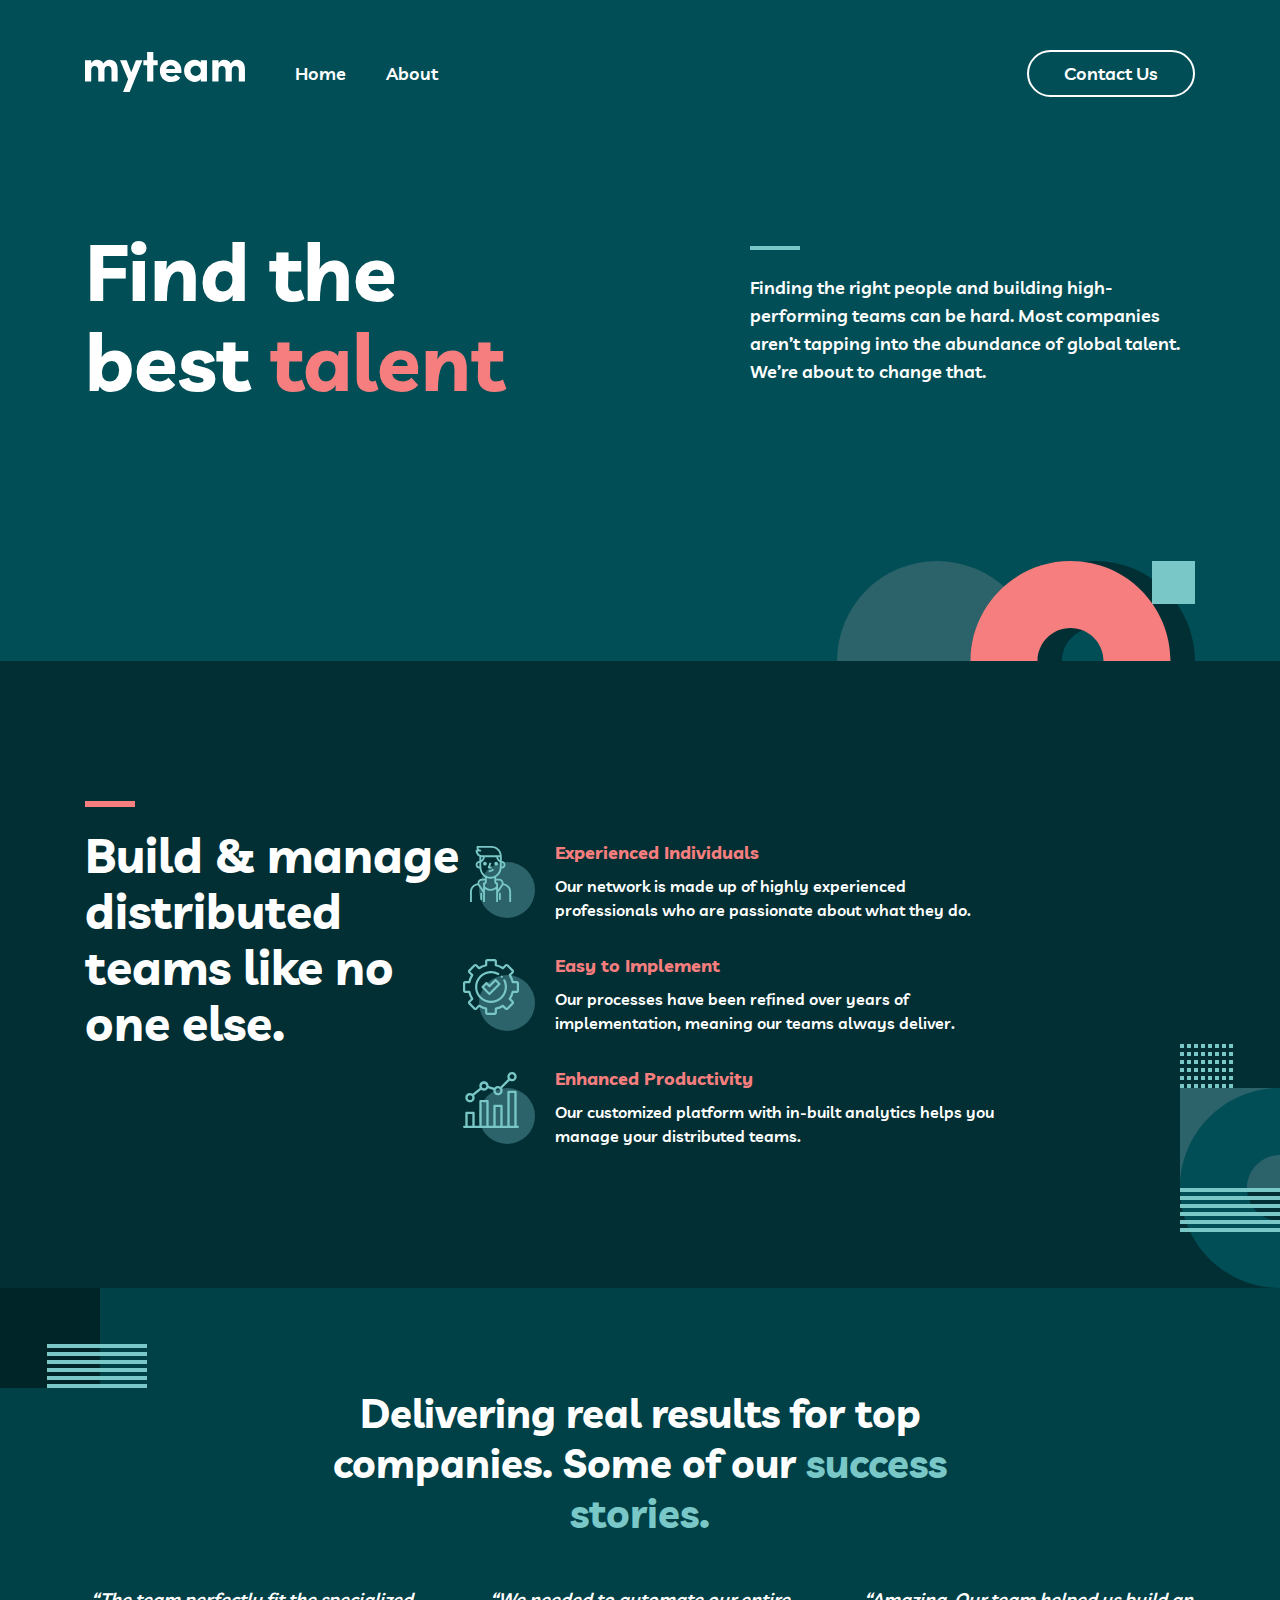
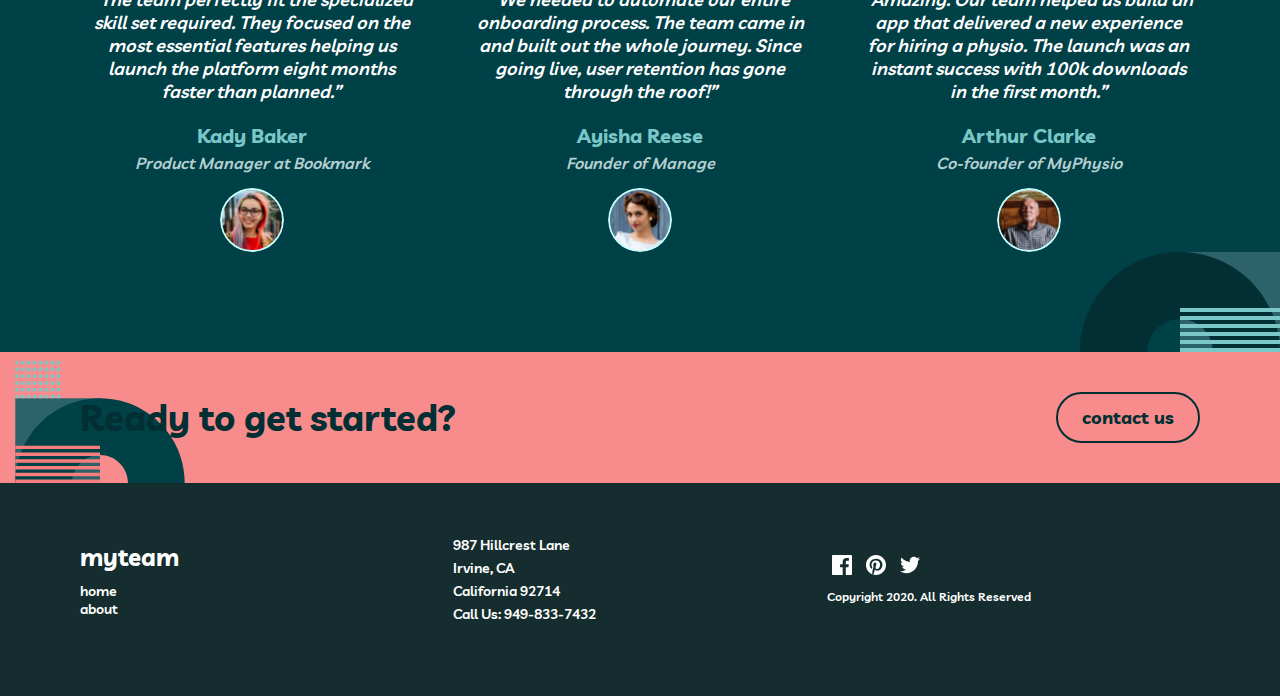
<file: index.html>
<!DOCTYPE html>
    <meta charset="UTF-8">
    <meta name="viewport" content="width=device-width, initial-scale=1.0">
    <title>My Team</title>
    <link rel="stylesheet" href="css/main.css">
</head>
<body>

    <!-- HEADER -->
    <header class="site-header">
        <div class="container header">
            <div class="header-logo-wrapper">
                <a href="#" class="header-logo-link">
                    <img src="images/logo.svg" alt="Site Logo" width="160" height="40">
                </a>
                <ul class="header-list">
                    <li class="header-item"><a href="#" class="header-link">Home</a></li>
                    <li class="header-item"><a href="#" class="header-link">About</a></li>
                </ul>
            </div>
            <a href="./contact.html" class="header-contact-link">Contact Us</a>
        </div>
    </header>

    <!-- HERO SECTION -->
    <main class="site-main">
        <section class="hero-section">
            <div class="container hero">
                <div class="hero-title-wrapper">
                    <h1 class="hero-title">Find the best <span class="hero-title-color">talent</span></h1>
                </div>
                <div class="hero-text-wrapper">
                    <span class="hero-line"></span>
                    <p class="hero-text">
                        Finding the right people and building high-performing teams can be hard. 
                        Most companies aren’t tapping into the abundance of global talent. 
                        We’re about to change that.
                    </p>
                </div>
            </div>
        </section>
        <!-- BUILD SECTION -->
        <section class="build-section">
            <div class="container build">
                <div class="build-title-wrapper">
                    <span class="build-line"></span>
                    <h2 class="build-title">Build & manage distributed teams like no one else.</h2>
                </div>
                <ul class="build-list">
                    <li class="build-item">
                        <img src="images/build.svg" alt="Icon" class="build-item-img">
                        <div class="build-item-content">
                            <h3>Experienced Individuals</h3>
                            <p>Our network is made up of highly experienced professionals who are passionate about what they do.</p>
                        </div>
                    </li>
                    <li class="build-item">
                        <img src="images/build2.svg" alt="Icon" class="build-item-img">
                        <div class="build-item-content">
                            <h3>Easy to Implement</h3>
                            <p>Our processes have been refined over years of implementation, meaning our teams always deliver.</p>
                        </div>
                    </li>
                    <li class="build-item">
                        <img src="images/build3.svg" alt="Icon" class="build-item-img">
                        <div class="build-item-content">
                            <h3>Enhanced Productivity</h3>
                            <p>Our customized platform with in-built analytics helps you manage your distributed teams.</p>
                        </div>
                    </li>
                </ul>
            </div>
        </section>
    <!-- Hero section -->
<section class="testimonials-section">
    <div class="container testimonials">
        <h2 class="testimonials-title">
            Delivering real results for top companies. Some of our <span class="success-text">success stories.</span>
        </h2>
        <div class="testimonials-list">
            <div class="testimonial-item">
                <blockquote>
                    “The team perfectly fit the specialized skill set required. They focused on the most essential features helping us launch the platform eight months faster than planned.”
                </blockquote>
                <h3 class="testimonial-name">Kady Baker</h3>
                <p class="testimonial-position">Product Manager at Bookmark</p>
                <img src="./images/Oval@2x.svg" alt="Kady Baker" class="testimonial-img">
            </div>

            <div class="testimonial-item">
                <blockquote>
                    “We needed to automate our entire onboarding process. The team came in and built out the whole journey. Since going live, user retention has gone through the roof!”
                </blockquote>
                <h3 class="testimonial-name">Ayisha Reese</h3>
                <p class="testimonial-position">Founder of Manage</p>
                <img src="./images/hero-img2.svg" alt="Ayisha Reese" class="testimonial-img">
            </div>

            <div class="testimonial-item">
                <blockquote>
                    “Amazing. Our team helped us build an app that delivered a new experience for hiring a physio. The launch was an instant success with 100k downloads in the first month.”
                </blockquote>
                <h3 class="testimonial-name">Arthur Clarke</h3>
                <p class="testimonial-position">Co-founder of MyPhysio</p>
                <img src="./images/hero-img3.svg" alt="Arthur Clarke" class="testimonial-img">
            </div>
        </div>
    </div>
</section>
    </main>
    <section class="cta-section">
        <h2>Ready to get started?</h2>
        <a href="./contact.html" class="btn">contact us</a>
    </section>

    <footer class="site-footer">
        <div class="footer-container">
            <div class="footer-left">
                <h3 class="logo">myteam</h3>
                <nav class="footer-nav">
                    <a href="#">home</a>
                    <a href="#">about</a>
                </nav>
            </div>
            <div class="footer-center">
                <p>987 Hillcrest Lane</p>
                <p>Irvine, CA</p>
                <p>California 92714</p>
                <p>Call Us: 949-833-7432</p>
            </div>
            <div class="footer-right">
                <div class="social-icons">
                    <a href="#"><img src="./images/facebook_logo.svg" alt="Facebook"></a>
                    <a href="#"><img src="./images/pinterest_logo.svg" alt="Pinterest"></a>
                    <a href="#"><img src="./images/twitter_logo.svg" alt="Twitter"></a>
                </div>
                <p class="copyright">Copyright 2020. All Rights Reserved</p>
            </div>
        </div>
    </footer>
</body>
</html>
</file>
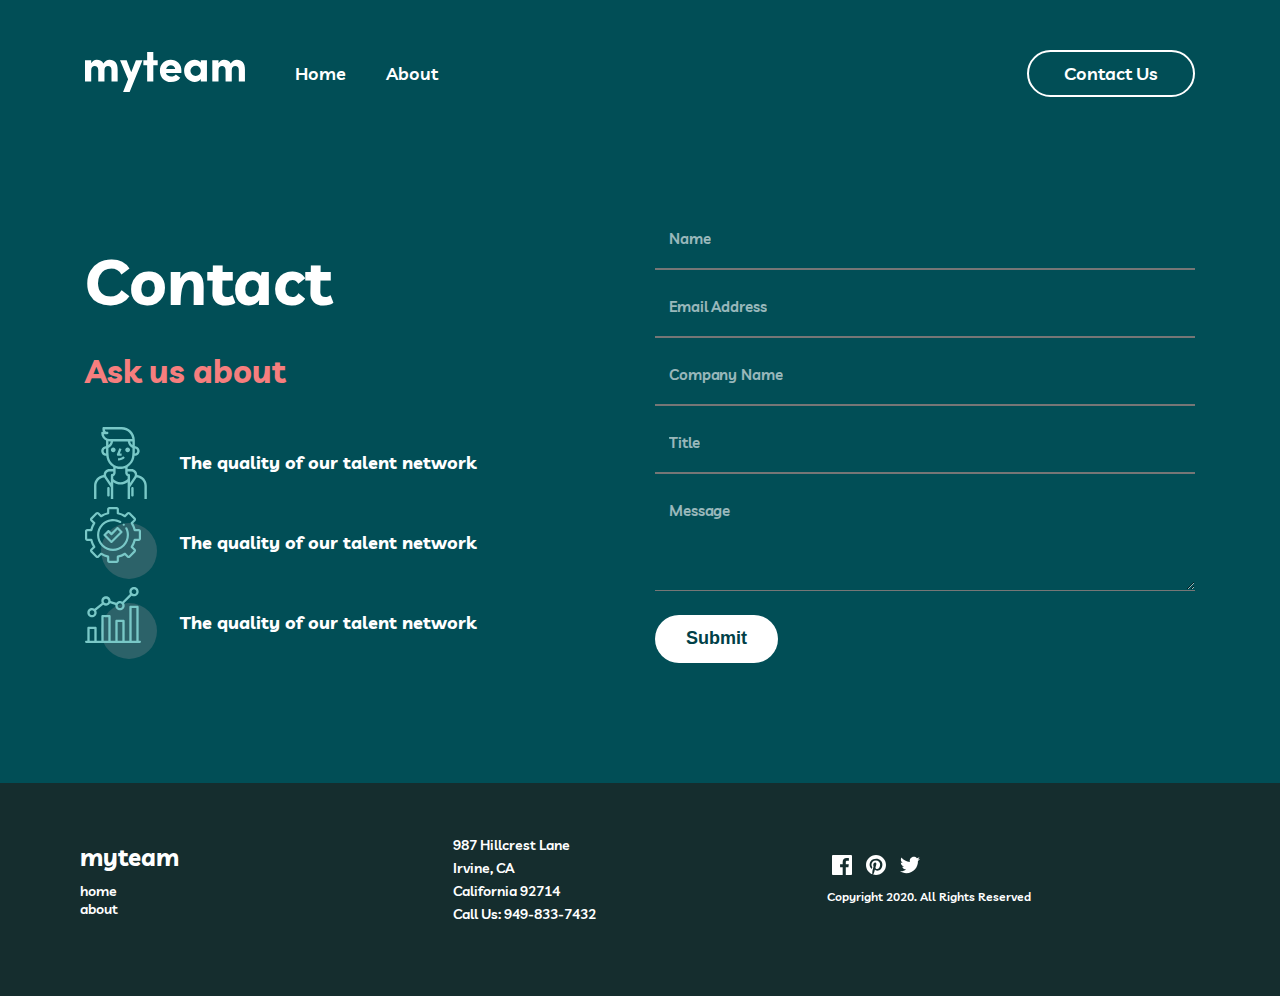
<file: contact.html>
<!DOCTYPE html>
<html lang="en">
<head>
    <meta charset="UTF-8">
    <meta name="viewport" content="width=device-width, initial-scale=1.0">
    <title>Contact</title>
    <link rel="stylesheet" href="./css/main.css">
</head>
<body>
     <!-- HEADER -->
     <header class="site-header">
        <div class="container header">
            <div class="header-logo-wrapper">
                <a href="#" class="header-logo-link">
                    <img src="images/logo.svg" alt="Site Logo" width="160" height="40">
                </a>
                <ul class="header-list">
                    <li class="header-item"><a href="#" class="header-link">Home</a></li>
                    <li class="header-item"><a href="#" class="header-link">About</a></li>
                </ul>
            </div>
            <a href="#" class="header-contact-link">Contact Us</a>
        </div>
    </header>
    <section class="contact-hero-section">
        <div class="container contact-hero">
            <div class="contact-hero-content-wrapper">
                <h2>Contact</h2>
                <p>Ask us about</p>
                <ul class="contact-list">
                    <li class="contact-item">
                        <img src="./images/build_img.svg" alt="Contact Img" width="72" height="72">
                        <p>The quality of our talent network</p>
                    </li>
                    <li class="contact-item">
                        <img src="./images/build_img2.svg" alt="Contact Img" width="72" height="72">
                        <p>The quality of our talent network</p>
                    </li>
                    <li class="contact-item">
                        <img src="./images/build_img3.svg" alt="Contact Img" width="72" height="72">
                        <p>The quality of our talent network</p>
                    </li>
                </ul>
            </div>
            <form class="contact-form" action="https://echo.htmlacademy.ru" method="post" autocomplete="off">
                <input class="contact-input" required name="name" type="text" placeholder="Name" aria-label="Enter your name">
                <input class="contact-input" required name="email" type="email" placeholder="Email Address" aria-label="Email Address">
                <input class="contact-input" required name="company_name" type="text" placeholder="Company Name" aria-label="Enter your Company Name">
                <input class="contact-input" required name="title" type="text" placeholder="Title" aria-label="Enter your title">
                <textarea rows="3" class="contact-input" placeholder="Message" name="message" required></textarea>
                <button type="submit" class="form-btn">Submit</button>
            </form>
        </div>
    </section>
    <footer class="site-footer">
        <div class="footer-container">
            <div class="footer-left">
                <h3 class="logo">myteam</h3>
                <nav class="footer-nav">
                    <a href="#">home</a>
                    <a href="#">about</a>
                </nav>
            </div>
            <div class="footer-center">
                <p>987 Hillcrest Lane</p>
                <p>Irvine, CA</p>
                <p>California 92714</p>
                <p>Call Us: 949-833-7432</p>
            </div>
            <div class="footer-right">
                <div class="social-icons">
                    <a href="#"><img src="./images/facebook_logo.svg" alt="Facebook"></a>
                    <a href="#"><img src="./images/pinterest_logo.svg" alt="Pinterest"></a>
                    <a href="#"><img src="./images/twitter_logo.svg" alt="Twitter"></a>
                </div>
                <p class="copyright">Copyright 2020. All Rights Reserved</p>
            </div>
        </div>
    </footer>
</body>
</html>
    
</body>
</html>
</file>
<file: css/main.css>
@font-face {
    font-family: 'Livvic';
    src: url('../fonts/Livvic-SemiBold.woff2') format('woff2');
    font-weight: 600;
    font-style: normal;
    font-display: swap;
}

@font-face {
    font-family: 'Livvic';
    src: url('../fonts/Livvic-Bold.woff2') format('woff2');
    font-weight: bold;
    font-style: normal;
    font-display: swap;
}

/* === GLOBAL STYLES === */
* {
    margin: 0;
    padding: 0;
    box-sizing: border-box;
}

body {
    background-color: #014E56;
    font-family: 'Livvic', sans-serif;
    color: white;
}

/* === CONTAINER === */
.container {
    max-width: 1110px;
    width: 90%;
    margin: 0 auto;
}

/* === HEADER === */
.site-header {
    padding: 50px 0 129px;
}

.header {
    display: flex;
    align-items: center;
    justify-content: space-between;
}

.header-logo-wrapper {
    display: flex;
    align-items: center;
    gap: 50px;
}

.header-list {
    display: flex;
    gap: 40px;
    list-style: none;
}

.header-link {
    text-decoration: none;
    font-size: 18px;
    font-weight: 600;
    color: white;
}

.header-contact-link {
    padding: 10px 35px;
    text-decoration: none;
    color: white;
    font-weight: 600;
    font-size: 18px;
    border: 2px solid white;
    border-radius: 24px;
}

/* === HERO SECTION === */
.hero-section {
    background-image: url(../images/bg1.svg);
    background-repeat: no-repeat;
    background-size: 300px 200px;
    background-position: calc(50% - 715px) top;
}

.hero {
    display: flex;
    align-items: center;
    justify-content: space-between;
    padding-bottom: 255px ;

    background-image: url(../images/hero-bg2.svg);
    background-repeat: no-repeat;
    background-size: 358px 100px;
    background-position: right bottom ;
}

.hero-title-wrapper {
    width: 444px;
}

.hero-title {
    font-weight: 700;
    font-size: 80px;
    line-height: 90px;
}

.hero-title-color {
    color: #F67E7E;
}

.hero-text-wrapper {
    width: 445px;
}

.hero-line {
    width: 50px;
    height: 4px;
    background-color: #79C8C7;
    display: inline-block;
    margin-bottom: 20px;
}

.hero-text {
    letter-spacing: 0px;
    font-size: 18px;
    font-weight: 600;
    line-height: 28px;
    color: white;
}

/* === BUILD SECTION === */
.build-section {
    padding: 140px 0;
    background-color: #012F34;

    background-image: url(../images/build-bg3.svg);
    background-repeat: no-repeat;
    block-size: 100px 244px;
    background-position: right bottom;
}

.build {
    display: flex;
    align-items: start;
    justify-content: space-between;
}

.build-title-wrapper {
    width: 445px;
}

.build-line {
    width: 50px;
    height: 6px;
    background-color: #F67E7E;
    display: block;
    margin-bottom: 20px;
}

.build-title {
    font-weight: 700;
    font-size: 48px;
    line-height: 56px;
}

.build-list {
    display: flex;
    flex-direction: column;
    gap: 32px;
    margin-top: 40px;
}

.build-item {
    display: flex;
    align-items: center;
    gap: 20px;
}

.build-item-img {
    width: 72px;
    height: 72px;
}

.build-item-content {
    width: 60%;
}

.build-item-content h3 {
    font-weight: 700;
    font-size: 18px;
    color: #F67E7E;
    margin-bottom: 10px;
}

.build-item-content p {
    font-size: 16px;
    font-weight: 600;
    line-height: 24px;
}
/* === TESTIMONIALS SECTION === */
.testimonials-section {
    background-color: #004047;
    padding: 100px 0;
    text-align: center;

    background-image: url(../images/success-bg1.svg),url(../images/success-bg2.svg);
    background-repeat: no-repeat;
    background-size: 147px 100px, 200px 100px;
    background-position: left top, right bottom;
}

.testimonials-title {
    font-size: 40px;
    font-weight: 700;
    color: white;
    max-width: 700px;
    margin: 0 auto 50px;
}

.success-text {
    color: #79C8C7;
}

.testimonials-list {
    display: flex;
    justify-content: space-between;
    gap: 40px;
    margin-top: 40px;
}

.testimonial-item {
    width: 30%;
    text-align: center;
}

.testimonial-item blockquote {
    font-size: 18px;
    font-style: italic;
    color: white;
    margin-bottom: 20px;
}

.testimonial-name {
    font-size: 20px;
    font-weight: 700;
    color: #79C8C7;
    margin-bottom: 5px;
}

.testimonial-position {
    font-size: 16px;
    font-style: italic;
    color: #B4D0D0;
    margin-bottom: 15px;
}

.testimonial-img {
    width: 64px;
    height: 64px;
    border-radius: 50%;
    display: block;
    margin: 0 auto;
}
/* CTA section */
.cta-section {
    background-color: #F88C8C;
    display: flex;
    justify-content: space-between;
    align-items: center;
    padding: 40px 80px;

    background-image: url(../images/last-img.svg);
    background-repeat: no-repeat;
    background-size: 200px 122px;
    background-position: left bottom;

}

.cta-section h2 {
    color: #152D2E;
    font-weight: 700;
    font-size: 55px;
    margin-bottom: 20px;
}

.btn {
    display: inline-block;
    padding: 10px 20px;
    border: 2px solid #152D2E;
    color: #152D2E;
    text-decoration: none;
    font-size: 16px;
    border-radius: 20px;
}

/* Footer section */
.site-footer {
    background-color: #152D2E;
    color: white;
    padding: 48px 80px;
}

.footer-container {
    display: flex;
    flex-wrap: wrap;
    justify-content: space-between;
    margin: auto;
    align-items: center;
}

.footer-left, .footer-center, .footer-right {
    flex: 1;
    min-width: 200px;
    margin-bottom: 20px;
}

.logo {
    font-size: 24px;
    font-weight: bold;
    margin-bottom: 10px;
}

.footer-nav a {
    display: block;
    color: white;
    text-decoration: none;
    margin-top: 5px 0;
    font-size: 14px;
}

.footer-center p {
    margin: 5px 0;
    font-size: 14px;
}

.social-icons a {
    display: inline-block;
    margin: 0 5px;
}

.social-icons img {
    width: 20px;
    height: 20px;
}

.copyright {
    margin-top: 10px;
    font-size: 12px;
}
.cta-section h2 {
    font-size: 36px;
    font-weight: bold;
    color: #012F34;
    margin: 0;
    transition: color 0.3s ease; 
}

.cta-section h2:hover {
    color: #f56a79; 
}

.btn {
    display: inline-block;
    padding: 12px 24px;
    border: 2px solid #012F34;
    color: #012F34;
    text-decoration: none;
    font-size: 18px;
    font-weight: bold;
    border-radius: 30px;
    transition: all 0.3s ease;
}

.btn:hover {
    background-color: #012F34;
    color: white;
}

.btn:active {
    background-color: #f56a79; 
    color: white;
    transform: scale(0.95); 
}
.header-contact-link:hover{
    background-color: #012F34;
    color: white; 
}
.header-contact-link:active{
    background-color: #f56a79; 
    color: white;
    transform: scale(0.95); 

}
.header-link:hover{
    background-color: #012F34;
    color: white; 
}
.header-link:active{
    background-color: #f56a79; 
    color: white;
    transform: scale(0.95); 
}
/* Contact Styles */
.contact-hero-section {
    padding-bottom: 120px;
}

.contact-hero {
    display: flex;
    align-items: center;
    justify-content: space-between;
}

.contact-hero-content-wrapper > h2 {
    margin-bottom: 16px;
    font-weight: 700;
    font-size: 64px;
    line-height: 100px;
    letter-spacing: 0px;
    color: white;
}

.contact-hero-content-wrapper > p {
    color: #F67E7E;
    font-weight: 700;
    font-size: 32px;
    line-height: 48px;
    letter-spacing: 0px;
    margin-bottom: 32px;
}

.contact-list {
    display: flex;
    flex-direction: column;
    gap: 8px;
}

.contact-item {
    display: flex;
    align-items: center;
    gap: 23px;
}

.contact-item > p {
    font-weight: 700;
    font-size: 18px;
    line-height: 28px;
    letter-spacing: 0px;
    color: white;
}

.contact-form {
    width: 540px;
    display: flex;
    flex-direction: column;
    gap: 24px;
}

.contact-input {
    background-color: transparent;
    padding-left: 14px;
    padding-bottom: 17px;
    border-top: none;
    border-left: none;
    border-right: none;
    outline: none;
    font-family: "Livvic", sans-serif;
    font-weight: 600;
    font-size: 15px;
    line-height: 25px;
    letter-spacing: -0.12px;
    color: #FFFFFF;
}

.contact-input::placeholder {
    font-family: "Livvic", sans-serif;
    font-weight: 600;
    font-size: 15px;
    line-height: 25px;
    letter-spacing: -0.12px;
    color: #FFFFFF;
    opacity: 60%;
}

.contact-input:focus {
    border-color: white;
}

.contact-input:focus::placeholder {
    opacity: 100%;
}

.form-btn {
    width: 123px;
    padding: 9px 0 11px;
    font-weight: 600;
    font-size: 18px;
    line-height: 28px;
    letter-spacing: 0px;
    color: #004047;
    background-color: white;
    border-radius: 24px;
    border: none;
    cursor: pointer; 
}
</file>
